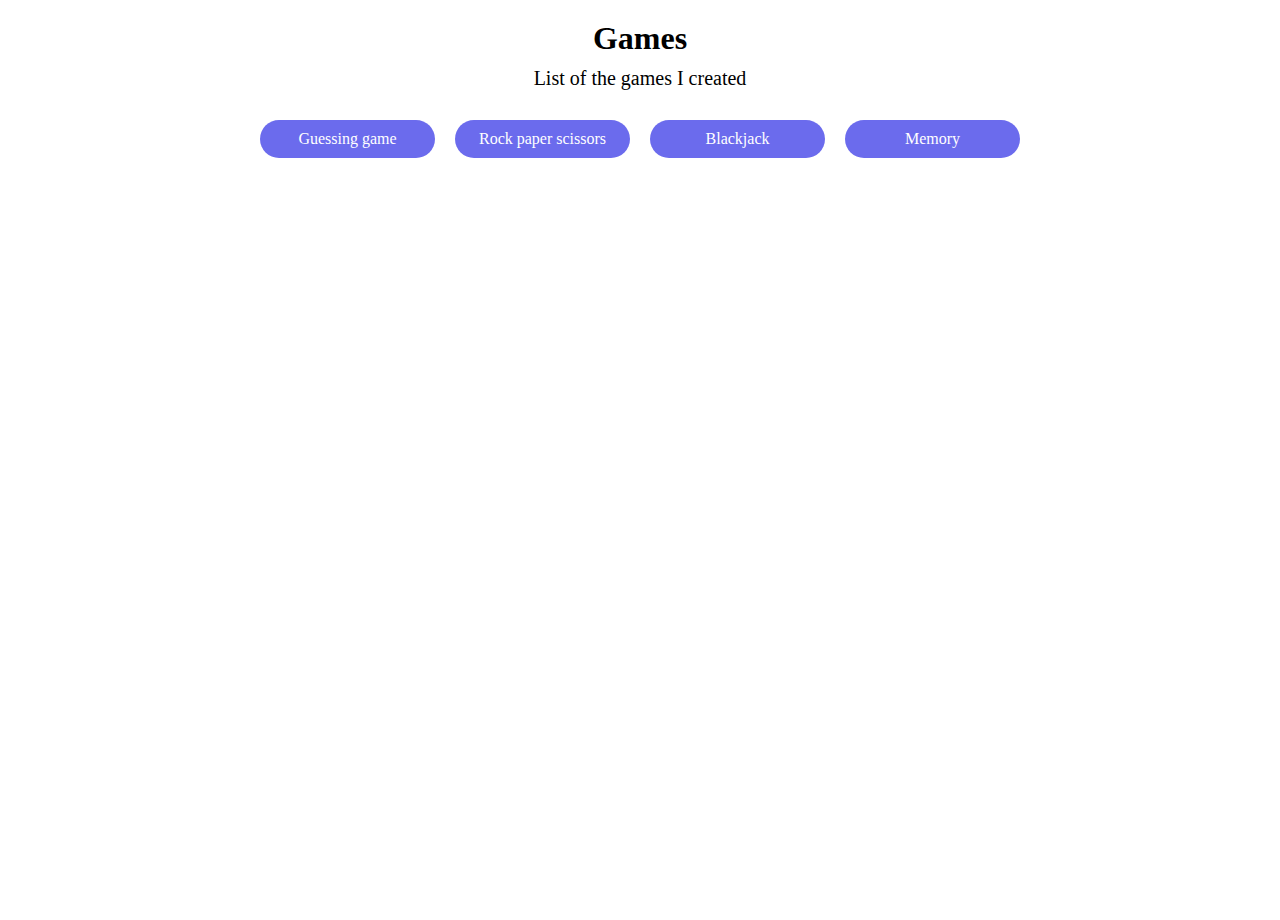
<file: index.html>
<!DOCTYPE html>
<html lang="en">
<head>
    <meta charset="UTF-8">
    <meta name="viewport" content="width=device-width, initial-scale=1.0">
    <title>Document</title>
    <link rel="stylesheet" href="style/style.css">
</head>
<body>
    <header>
        <h1>Games</h1>
        <p>List of the games I created</p>
    </header>
    <main>
        <a href="guessing game/index.html">Guessing game</a>
        <a href="rock paper scissors/index.html">Rock paper scissors</a>
        <a href="Blackjack/index.html">Blackjack</a>
        <a href="memory/index.html">Memory</a>
    </main>
</body>
</html>
</file>
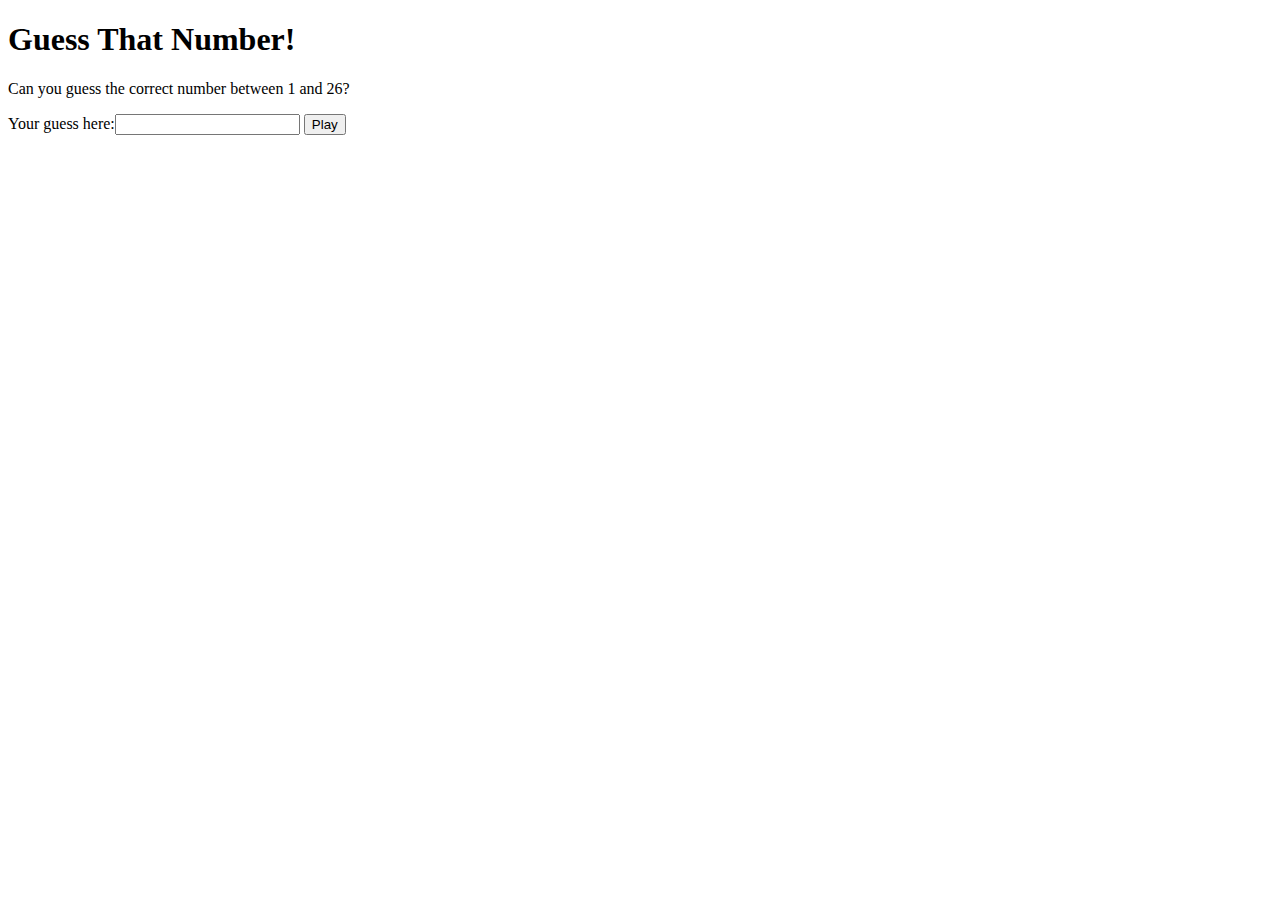
<file: guessing game/index.html>
<!DOCTYPE html>
<html lang="en">
<head>
    <meta charset="UTF-8">
    <meta name="viewport" content="width=device-width, initial-scale=1.0">
    <title>Guess the number!</title>
    <script defer src="script.js"></script>
</head>
<body>
    <header>
        <h1>Guess That Number!</h1>
        <p>Can you guess the correct number between 1 and 26?</p>
    </header>
    <main>
        <form id="guess-form">
            <label for="number">Your guess here:<input type="text" id="number" name="number"></label>
            <button type="submit">Play</button>
        </form>
    </main>
</body>
</html>
</file>
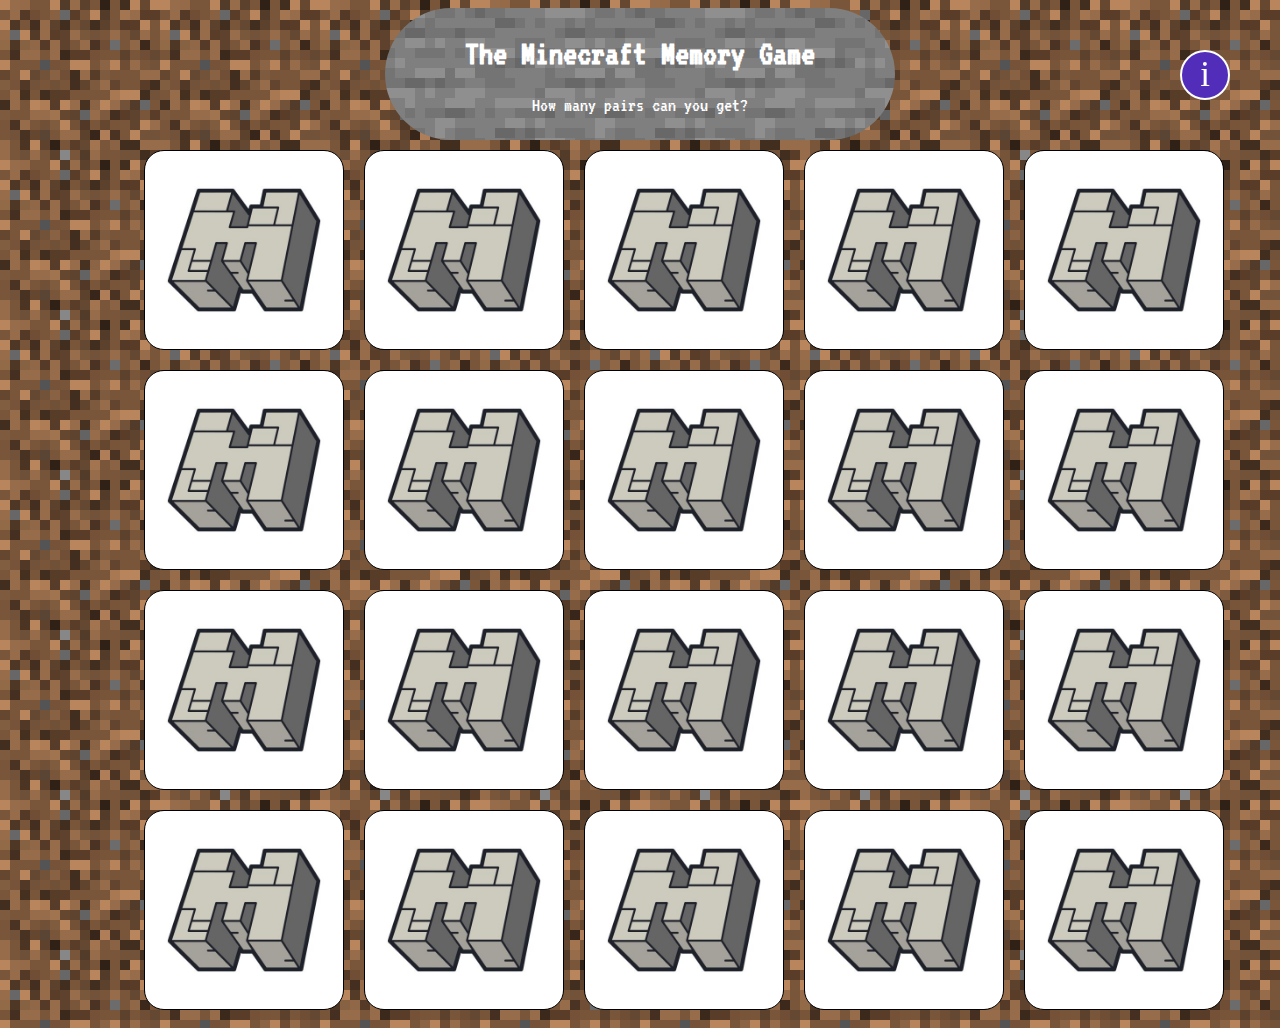
<file: memory/index.html>
<!DOCTYPE html>
<html lang="en">
<head>
    <meta charset="UTF-8">
    <meta name="viewport" content="width=device-width, initial-scale=1.0">
    <title>Memory</title>
    <script defer src="script.js"></script>
    <link rel="stylesheet" href="style/style.css">
    <link rel="preconnect" href="https://fonts.googleapis.com">
    <link rel="preconnect" href="https://fonts.gstatic.com" crossorigin>
    <link href="https://fonts.googleapis.com/css2?family=VT323&display=swap" rel="stylesheet">
</head>
<body>
    <header>
        <h1>The Minecraft Memory Game</h1>
        <p>How many pairs can you get?</p>
        <button id="info">i</button>
    </header>
    <main>
        <div>

        </div>
        <article id="info-article">
            <h2>How to play</h2>
            <p>The game starts with all the cards face down and you have to turn over 2 cards. If the two cards have the same picture, you get a point and the cards stay face up, otherwise the cards turn around again and you try again. Can you find all the pairs in the least amount of tries?</p>
        </article>
    </main>
    <footer>
        <button id="play-again">Play again?</button>
    </footer>
</body>
</html>
</file>
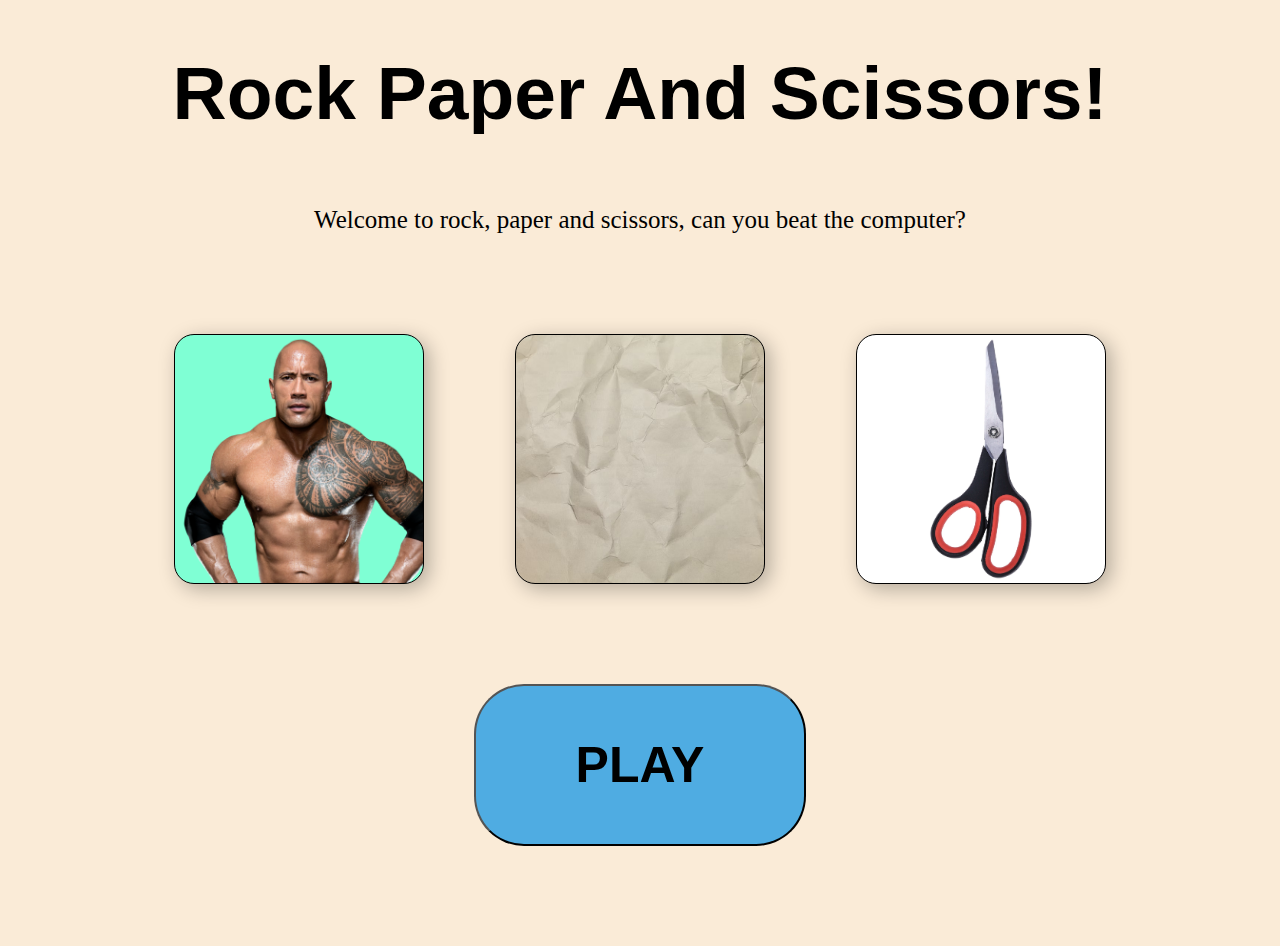
<file: rock paper scissors/index.html>
<!DOCTYPE html>
<html lang="en">
<head>
    <meta charset="UTF-8">
    <meta name="viewport" content="width=device-width, initial-scale=1.0">
    <title>Rock Paper Scissors!</title>
    <script defer src="script.js"></script>
    <link rel="stylesheet" href="style/style.css">
</head>
<body>
    <header>
        <h1>Rock Paper And Scissors!</h1>
        <p>Welcome to rock, paper and scissors, can you beat the computer?</p>
    </header>
    <main>
        <article id="choices">
            <button id="rock" name="rock"></button>
            <button id="paper" name="paper"></button>
            <button id="scissors" name="scissors"></button>
        </article>
        <button id="play" name="play">play</button>
    </main>
    <footer>

    </footer>
</body>
</html>
</file>
<file: style/style.css>
*{margin:0;padding:0;box-sizing:border-box}body{height:100vh;text-align:center}body header{margin:20px}body header h1{margin-bottom:10px}body header p{font-size:20px}body main{display:flex;flex-wrap:wrap;justify-content:center}body main a{border-radius:50px;width:175px;color:#fff;margin:10px;padding:10px;background-color:#6b6bed;text-decoration:none}body main a:hover{background-color:#9494ee}body main a:active{background-color:#b0b0ef}/*# sourceMappingURL=style.css.map */
</file>
<file: memory/style/style.css>
body{background-image:url(../images/dirt.webp);color:#fff}body header{width:500px;padding:5px;border-radius:75px;margin:auto;text-align:center;background-image:url(../images/stone.webp)}body header h1{font-family:"vt323",monospace;font-size:35px}body header p{font-family:"vt323",monospace;font-size:20px}body header button:hover{background-color:#6c3ff5;cursor:pointer}body header button{position:fixed;top:50px;right:50px;background-color:#512dba;color:#fff;font-size:35px;width:50px;height:50px;border-radius:50%;border:2px solid #fff;font-family:Cambria,Cochin,Georgia,Times,"Times New Roman",serif}body main div{display:grid;grid-row:5;grid-template-columns:auto auto auto auto auto;width:80%;margin:auto}body main button:hover{box-shadow:5px 5px 10px rgba(0,0,0,.386);cursor:pointer}body main button{width:200px;height:200px;padding:0;margin:10px;border:1px solid #000;overflow:hidden;background-image:url(../images/M.jpg);background-size:contain;border-radius:20px}body main img{display:none;height:200px;width:200px;margin:0;padding:0}body main .is-clicked:hover{box-shadow:none;cursor:default}body main .is-correct:hover{box-shadow:none;cursor:default}body main .is-clicked img{display:block}body main .is-correct img{display:block}body main article{border-radius:20px;width:750px;margin:200px auto;box-sizing:border-box;padding:1px 20px;display:none;font-family:"vt323",monospace;background-image:url(../images/wool.png);color:#575757}body main article h2{font-size:35px}body main article p{font-size:20px}body footer{display:none;text-align:center;border-radius:20px;width:750px;margin:200px auto;box-sizing:border-box;padding:20px;display:none;font-family:"vt323",monospace;background-image:url(../images/wool.png);color:#575757}body footer h3{font-size:30px}/*# sourceMappingURL=style.css.map */
</file>
<file: rock paper scissors/style/style.css>
body{background-color:#faebd7;width:80%;margin:auto}body header{text-align:center}body header h1{font-family:"Franklin Gothic Medium","Arial Narrow",Arial,sans-serif;font-size:75px;margin-bottom:20px}body header p{font-family:Georgia,"Times New Roman",Times,serif;font-size:25px;margin-bottom:50px}body main{width:100%;text-align:center}body main #choices{display:flex;justify-content:space-around}body main #choices button:hover{box-shadow:15px 15px 20px rgba(0,0,0,.281)}body main #choices button{box-shadow:5px 5px 20px rgba(0,0,0,.281);border:1px solid #000;border-radius:20px;width:250px;height:250px;background-size:cover;background-position:top;background-color:#7fffd4}body main #choices #rock:hover{background-image:url(../images/InShot_20211209_222013681.webp)}body main #choices #rock{background-image:url(../images/dwayne-the-rock-johnson.webp)}body main #choices #paper{background-image:url(../images/premium_photo-1675695700239-44153e6bf430.avif)}body main #choices #scissors{background-image:url(../images/C5099960-01.webp)}body main #play{text-transform:uppercase;font-weight:bold;font-family:"Segoe UI",Tahoma,Geneva,Verdana,sans-serif;font-size:50px;margin:100px;padding:50px 100px;border-radius:50px;background-color:#4face2}body footer{text-align:center}body footer p{font-size:50px}body footer button{text-transform:uppercase;font-weight:bold;font-family:"Segoe UI",Tahoma,Geneva,Verdana,sans-serif;font-size:50px;margin:100px;padding:50px 100px;border-radius:50px;background-color:#4face2}p{margin:0;padding:50px}.lose{background-image:url(../images/giphy.gif);background-repeat:repeat-x}.win{background-image:url(../images/fdd00eff2cfe977daed3584f56eafbc9.gif);background-repeat:repeat-x}.draw{background-image:url(../images/draw.gif);background-repeat:no-repeat;background-size:contain;background-position:right}/*# sourceMappingURL=style.css.map */
</file>
